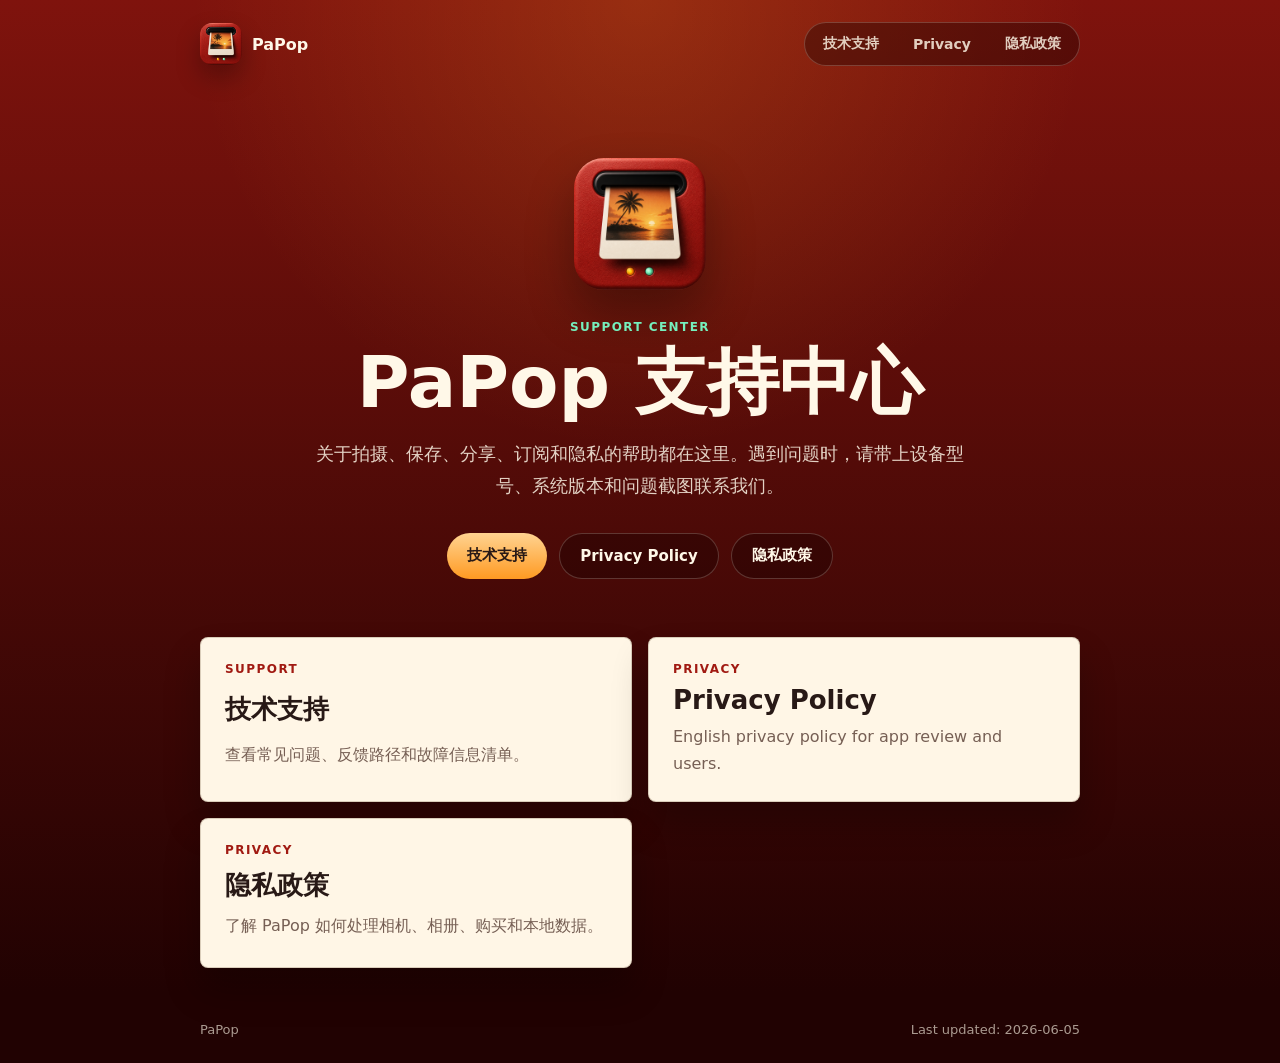
<file: index.html>
<!doctype html>
<html lang="zh-Hans">
<head>
  <meta charset="utf-8">
  <meta name="viewport" content="width=device-width, initial-scale=1">
  <title>PaPop 支持中心</title>
  <meta name="description" content="PaPop 技术支持、隐私政策和联系信息。">
  <link rel="icon" href="assets/papop-icon.png">
  <link rel="apple-touch-icon" href="assets/papop-icon.png">
  <link rel="stylesheet" href="styles.css">
</head>
<body>
  <header class="site-header">
    <a class="brand" href="index.html" aria-label="PaPop 支持中心首页">
      <img src="assets/papop-icon.png" alt="" class="brand-icon">
      <span>PaPop</span>
    </a>
    <nav class="nav" aria-label="主要导航">
      <a href="support.html">技术支持</a>
      <a href="privacy.html">Privacy</a>
      <a href="privacy-zh.html">隐私政策</a>
    </nav>
  </header>

  <main class="home">
    <section class="hero simple-hero">
      <img class="hero-icon" src="assets/papop-icon.png" alt="PaPop App 图标">
      <p class="eyebrow">Support Center</p>
      <h1>PaPop 支持中心</h1>
      <p class="lead">关于拍摄、保存、分享、订阅和隐私的帮助都在这里。遇到问题时，请带上设备型号、系统版本和问题截图联系我们。</p>
      <div class="actions">
        <a class="button primary" href="support.html">技术支持</a>
        <a class="button secondary" href="privacy.html">Privacy Policy</a>
        <a class="button secondary" href="privacy-zh.html">隐私政策</a>
      </div>
    </section>

    <section class="quick-links" aria-label="常用入口">
      <a class="link-card" href="support.html">
        <span class="card-kicker">Support</span>
        <strong>技术支持</strong>
        <span>查看常见问题、反馈路径和故障信息清单。</span>
      </a>
      <a class="link-card" href="privacy.html">
        <span class="card-kicker">Privacy</span>
        <strong>Privacy Policy</strong>
        <span>English privacy policy for app review and users.</span>
      </a>
      <a class="link-card" href="privacy-zh.html">
        <span class="card-kicker">Privacy</span>
        <strong>隐私政策</strong>
        <span>了解 PaPop 如何处理相机、相册、购买和本地数据。</span>
      </a>
    </section>
  </main>

  <footer class="footer">
    <span>PaPop</span>
    <span>Last updated: 2026-06-05</span>
  </footer>
</body>
</html>
</file>
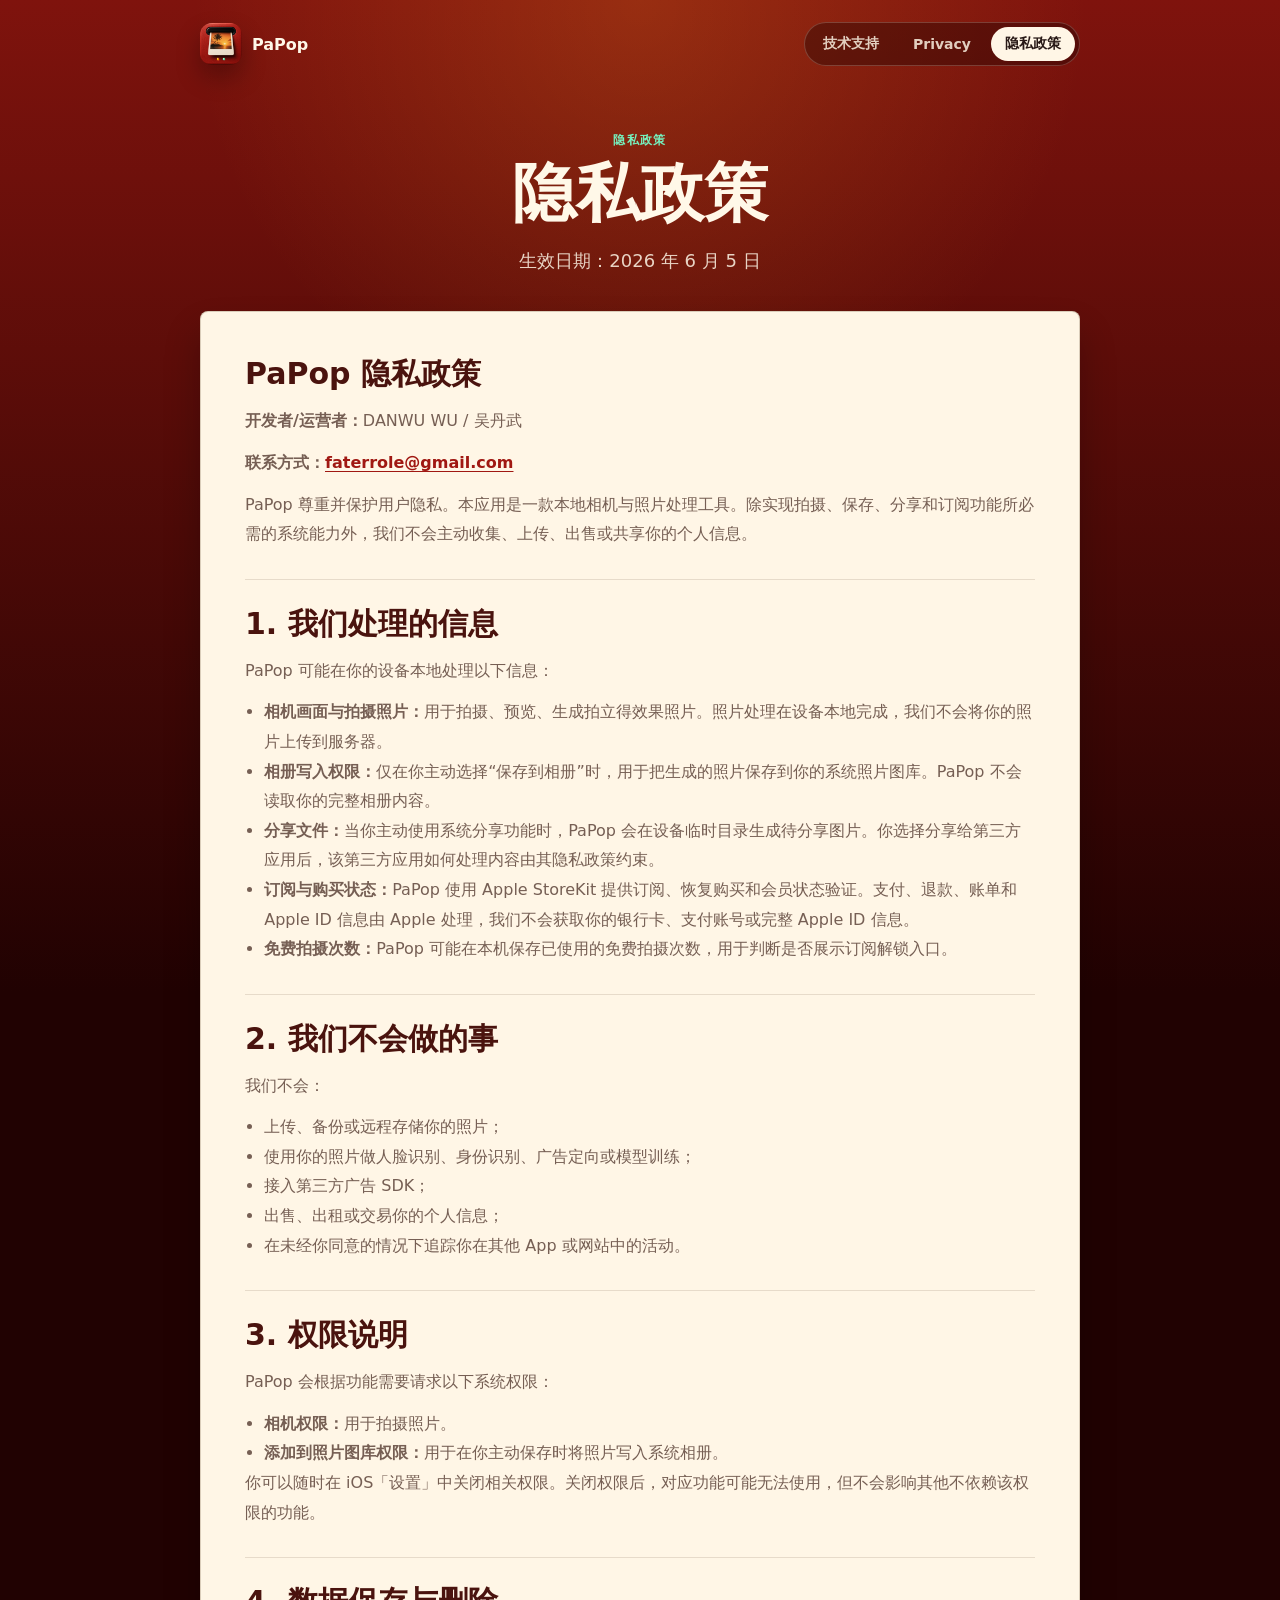
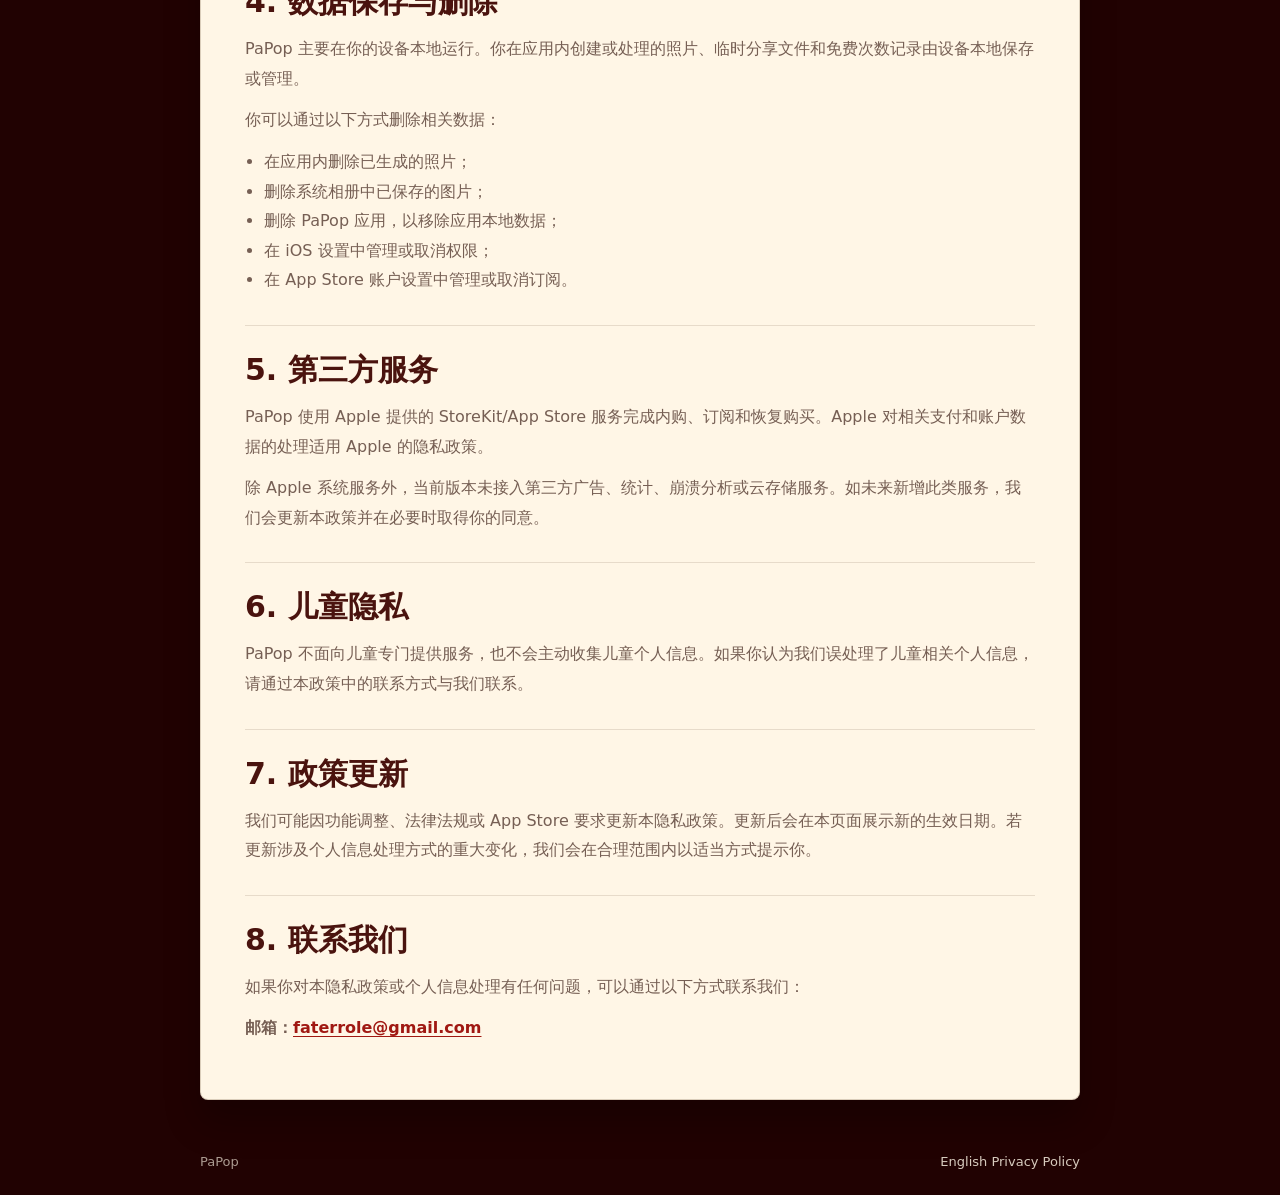
<file: privacy-zh.html>
<!doctype html>
<html lang="zh-Hans">
<head>
  <meta charset="utf-8">
  <meta name="viewport" content="width=device-width, initial-scale=1">
  <title>PaPop 隐私政策</title>
  <meta name="description" content="PaPop App 隐私政策。">
  <link rel="icon" href="assets/papop-icon.png">
  <link rel="apple-touch-icon" href="assets/papop-icon.png">
  <link rel="stylesheet" href="styles.css">
</head>
<body>
  <header class="site-header">
    <a class="brand" href="index.html" aria-label="PaPop 支持中心首页">
      <img src="assets/papop-icon.png" alt="" class="brand-icon">
      <span>PaPop</span>
    </a>
    <nav class="nav" aria-label="主要导航">
      <a href="support.html">技术支持</a>
      <a href="privacy.html">Privacy</a>
      <a aria-current="page" href="privacy-zh.html">隐私政策</a>
    </nav>
  </header>

  <main class="document-layout">
    <section class="document-hero">
      <p class="eyebrow">隐私政策</p>
      <h1>隐私政策</h1>
      <p class="lead">生效日期：2026 年 6 月 5 日</p>
    </section>

    <article class="paper-document">
      <section>
        <h2>PaPop 隐私政策</h2>
        <p><strong>开发者/运营者：</strong>DANWU WU / 吴丹武</p>
        <p><strong>联系方式：</strong><a href="mailto:faterrole@gmail.com">faterrole@gmail.com</a></p>
        <p>PaPop 尊重并保护用户隐私。本应用是一款本地相机与照片处理工具。除实现拍摄、保存、分享和订阅功能所必需的系统能力外，我们不会主动收集、上传、出售或共享你的个人信息。</p>
      </section>

      <section>
        <h2>1. 我们处理的信息</h2>
        <p>PaPop 可能在你的设备本地处理以下信息：</p>
        <ul>
          <li><strong>相机画面与拍摄照片：</strong>用于拍摄、预览、生成拍立得效果照片。照片处理在设备本地完成，我们不会将你的照片上传到服务器。</li>
          <li><strong>相册写入权限：</strong>仅在你主动选择“保存到相册”时，用于把生成的照片保存到你的系统照片图库。PaPop 不会读取你的完整相册内容。</li>
          <li><strong>分享文件：</strong>当你主动使用系统分享功能时，PaPop 会在设备临时目录生成待分享图片。你选择分享给第三方应用后，该第三方应用如何处理内容由其隐私政策约束。</li>
          <li><strong>订阅与购买状态：</strong>PaPop 使用 Apple StoreKit 提供订阅、恢复购买和会员状态验证。支付、退款、账单和 Apple ID 信息由 Apple 处理，我们不会获取你的银行卡、支付账号或完整 Apple ID 信息。</li>
          <li><strong>免费拍摄次数：</strong>PaPop 可能在本机保存已使用的免费拍摄次数，用于判断是否展示订阅解锁入口。</li>
        </ul>
      </section>

      <section>
        <h2>2. 我们不会做的事</h2>
        <p>我们不会：</p>
        <ul>
          <li>上传、备份或远程存储你的照片；</li>
          <li>使用你的照片做人脸识别、身份识别、广告定向或模型训练；</li>
          <li>接入第三方广告 SDK；</li>
          <li>出售、出租或交易你的个人信息；</li>
          <li>在未经你同意的情况下追踪你在其他 App 或网站中的活动。</li>
        </ul>
      </section>

      <section>
        <h2>3. 权限说明</h2>
        <p>PaPop 会根据功能需要请求以下系统权限：</p>
        <ul>
          <li><strong>相机权限：</strong>用于拍摄照片。</li>
          <li><strong>添加到照片图库权限：</strong>用于在你主动保存时将照片写入系统相册。</li>
        </ul>
        <p>你可以随时在 iOS「设置」中关闭相关权限。关闭权限后，对应功能可能无法使用，但不会影响其他不依赖该权限的功能。</p>
      </section>

      <section>
        <h2>4. 数据保存与删除</h2>
        <p>PaPop 主要在你的设备本地运行。你在应用内创建或处理的照片、临时分享文件和免费次数记录由设备本地保存或管理。</p>
        <p>你可以通过以下方式删除相关数据：</p>
        <ul>
          <li>在应用内删除已生成的照片；</li>
          <li>删除系统相册中已保存的图片；</li>
          <li>删除 PaPop 应用，以移除应用本地数据；</li>
          <li>在 iOS 设置中管理或取消权限；</li>
          <li>在 App Store 账户设置中管理或取消订阅。</li>
        </ul>
      </section>

      <section>
        <h2>5. 第三方服务</h2>
        <p>PaPop 使用 Apple 提供的 StoreKit/App Store 服务完成内购、订阅和恢复购买。Apple 对相关支付和账户数据的处理适用 Apple 的隐私政策。</p>
        <p>除 Apple 系统服务外，当前版本未接入第三方广告、统计、崩溃分析或云存储服务。如未来新增此类服务，我们会更新本政策并在必要时取得你的同意。</p>
      </section>

      <section>
        <h2>6. 儿童隐私</h2>
        <p>PaPop 不面向儿童专门提供服务，也不会主动收集儿童个人信息。如果你认为我们误处理了儿童相关个人信息，请通过本政策中的联系方式与我们联系。</p>
      </section>

      <section>
        <h2>7. 政策更新</h2>
        <p>我们可能因功能调整、法律法规或 App Store 要求更新本隐私政策。更新后会在本页面展示新的生效日期。若更新涉及个人信息处理方式的重大变化，我们会在合理范围内以适当方式提示你。</p>
      </section>

      <section>
        <h2>8. 联系我们</h2>
        <p>如果你对本隐私政策或个人信息处理有任何问题，可以通过以下方式联系我们：</p>
        <p><strong>邮箱：</strong><a href="mailto:faterrole@gmail.com">faterrole@gmail.com</a></p>
      </section>
    </article>
  </main>

  <footer class="footer">
    <span>PaPop</span>
    <span><a href="privacy.html">English Privacy Policy</a></span>
  </footer>
</body>
</html>
</file>
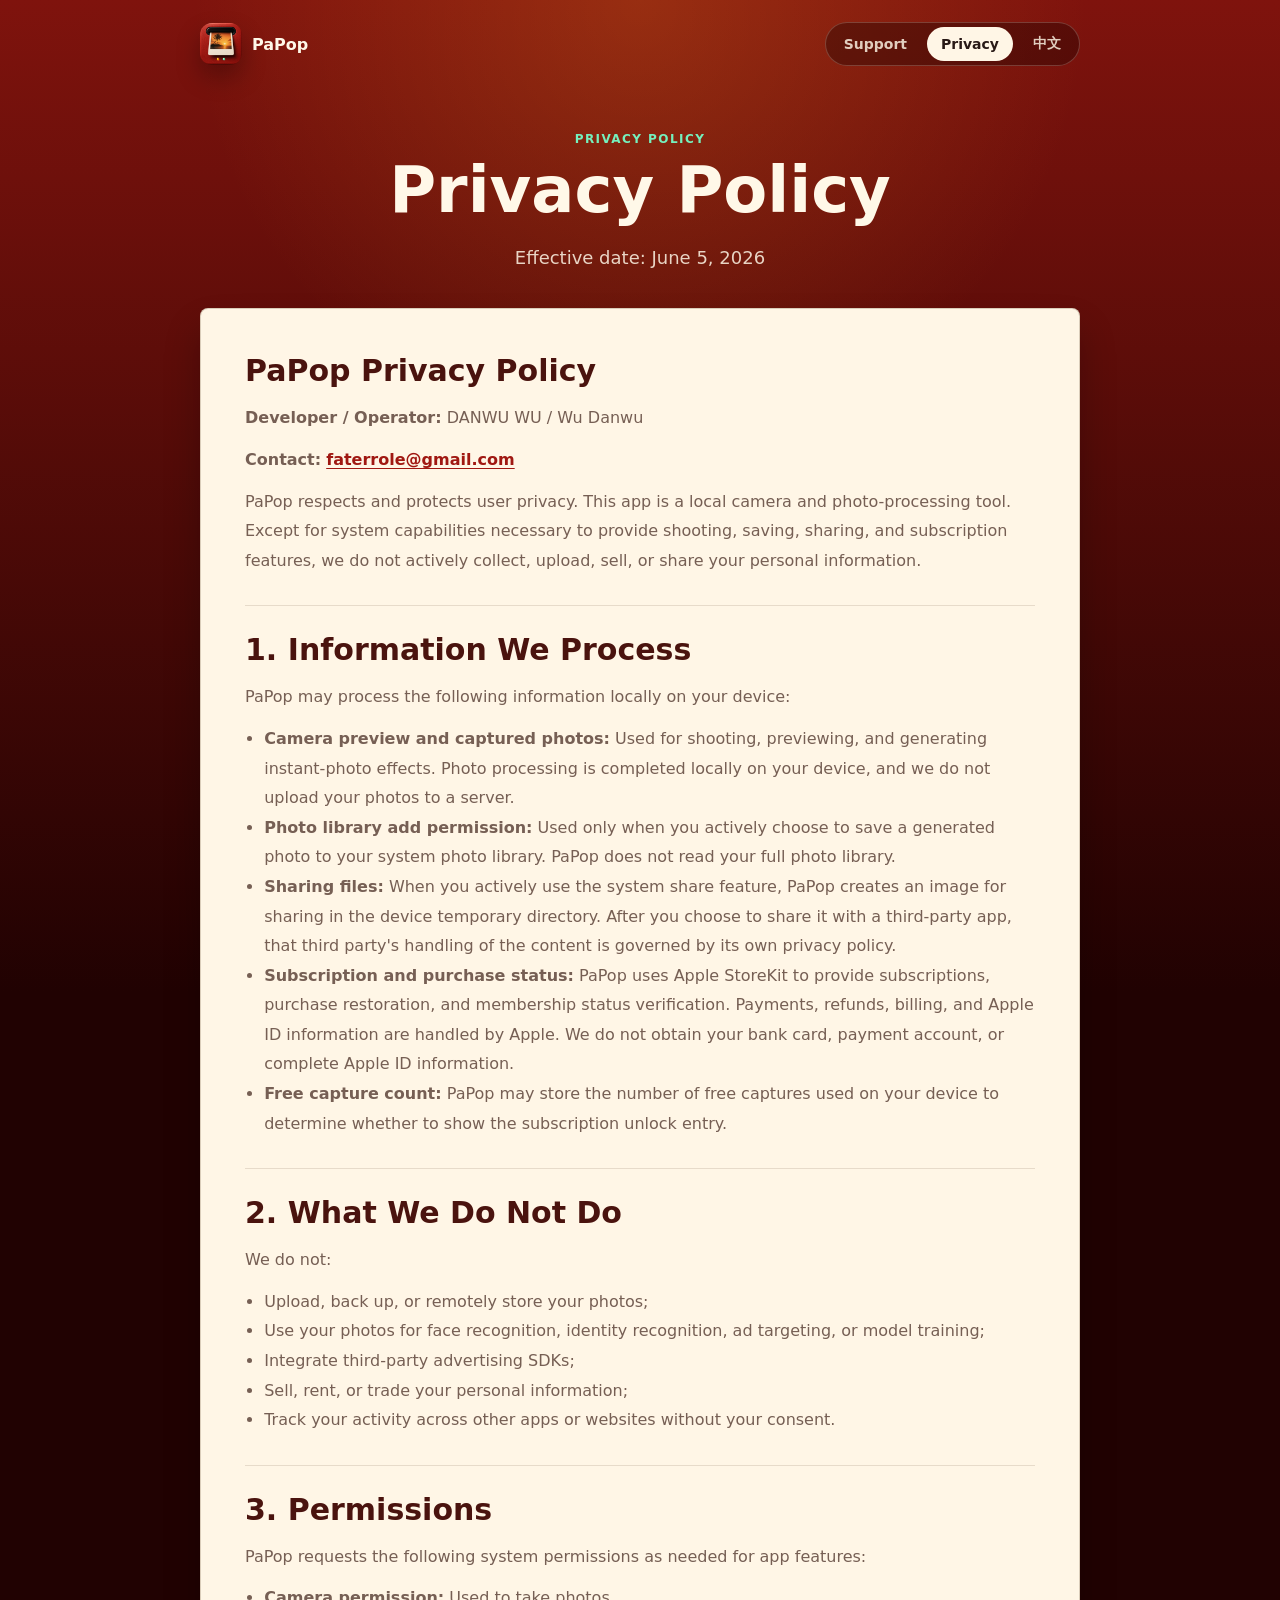
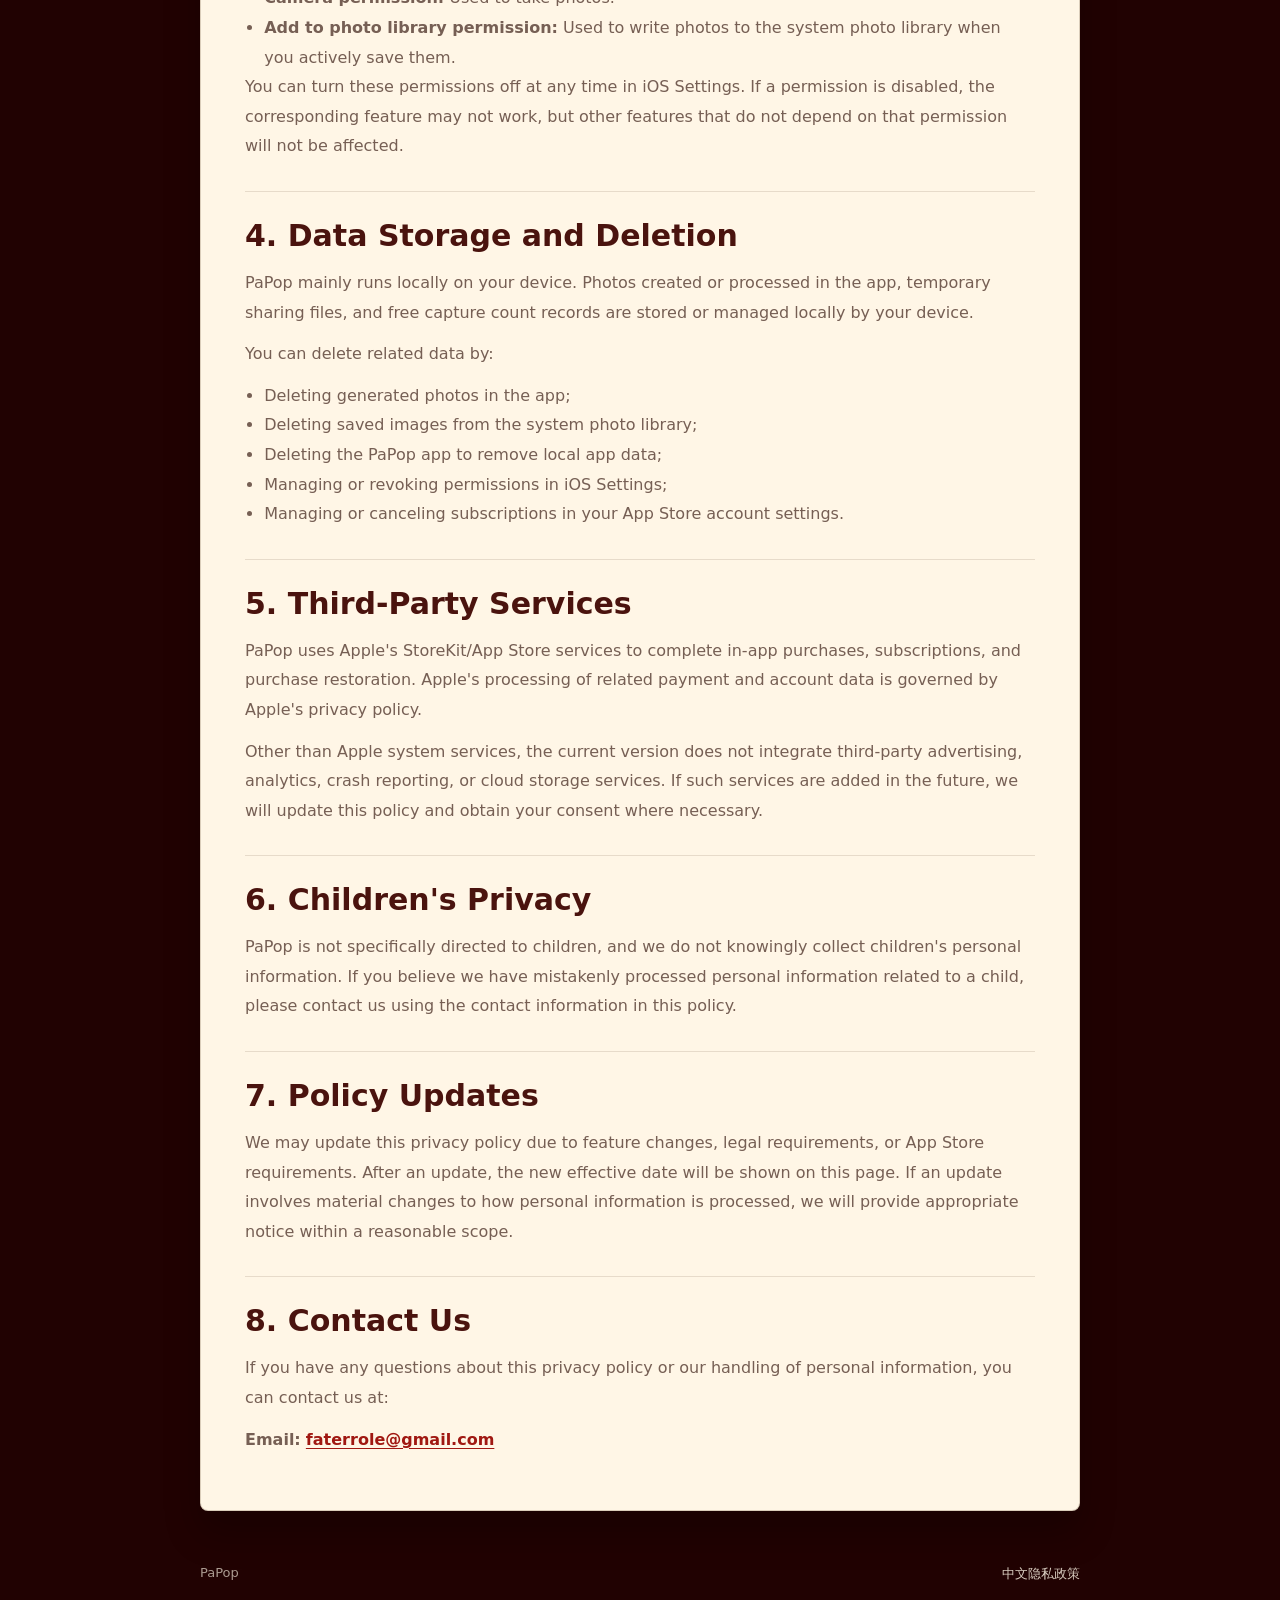
<file: privacy.html>
<!doctype html>
<html lang="en">
<head>
  <meta charset="utf-8">
  <meta name="viewport" content="width=device-width, initial-scale=1">
  <title>PaPop Privacy Policy</title>
  <meta name="description" content="PaPop App Privacy Policy.">
  <link rel="icon" href="assets/papop-icon.png">
  <link rel="apple-touch-icon" href="assets/papop-icon.png">
  <link rel="stylesheet" href="styles.css">
</head>
<body>
  <header class="site-header">
    <a class="brand" href="index.html" aria-label="PaPop support center home">
      <img src="assets/papop-icon.png" alt="" class="brand-icon">
      <span>PaPop</span>
    </a>
    <nav class="nav" aria-label="Primary navigation">
      <a href="support.html">Support</a>
      <a aria-current="page" href="privacy.html">Privacy</a>
      <a href="privacy-zh.html">中文</a>
    </nav>
  </header>

  <main class="document-layout">
    <section class="document-hero">
      <p class="eyebrow">Privacy Policy</p>
      <h1>Privacy Policy</h1>
      <p class="lead">Effective date: June 5, 2026</p>
    </section>

    <article class="paper-document">
      <section>
        <h2>PaPop Privacy Policy</h2>
        <p><strong>Developer / Operator:</strong> DANWU WU / Wu Danwu</p>
        <p><strong>Contact:</strong> <a href="mailto:faterrole@gmail.com">faterrole@gmail.com</a></p>
        <p>PaPop respects and protects user privacy. This app is a local camera and photo-processing tool. Except for system capabilities necessary to provide shooting, saving, sharing, and subscription features, we do not actively collect, upload, sell, or share your personal information.</p>
      </section>

      <section>
        <h2>1. Information We Process</h2>
        <p>PaPop may process the following information locally on your device:</p>
        <ul>
          <li><strong>Camera preview and captured photos:</strong> Used for shooting, previewing, and generating instant-photo effects. Photo processing is completed locally on your device, and we do not upload your photos to a server.</li>
          <li><strong>Photo library add permission:</strong> Used only when you actively choose to save a generated photo to your system photo library. PaPop does not read your full photo library.</li>
          <li><strong>Sharing files:</strong> When you actively use the system share feature, PaPop creates an image for sharing in the device temporary directory. After you choose to share it with a third-party app, that third party's handling of the content is governed by its own privacy policy.</li>
          <li><strong>Subscription and purchase status:</strong> PaPop uses Apple StoreKit to provide subscriptions, purchase restoration, and membership status verification. Payments, refunds, billing, and Apple ID information are handled by Apple. We do not obtain your bank card, payment account, or complete Apple ID information.</li>
          <li><strong>Free capture count:</strong> PaPop may store the number of free captures used on your device to determine whether to show the subscription unlock entry.</li>
        </ul>
      </section>

      <section>
        <h2>2. What We Do Not Do</h2>
        <p>We do not:</p>
        <ul>
          <li>Upload, back up, or remotely store your photos;</li>
          <li>Use your photos for face recognition, identity recognition, ad targeting, or model training;</li>
          <li>Integrate third-party advertising SDKs;</li>
          <li>Sell, rent, or trade your personal information;</li>
          <li>Track your activity across other apps or websites without your consent.</li>
        </ul>
      </section>

      <section>
        <h2>3. Permissions</h2>
        <p>PaPop requests the following system permissions as needed for app features:</p>
        <ul>
          <li><strong>Camera permission:</strong> Used to take photos.</li>
          <li><strong>Add to photo library permission:</strong> Used to write photos to the system photo library when you actively save them.</li>
        </ul>
        <p>You can turn these permissions off at any time in iOS Settings. If a permission is disabled, the corresponding feature may not work, but other features that do not depend on that permission will not be affected.</p>
      </section>

      <section>
        <h2>4. Data Storage and Deletion</h2>
        <p>PaPop mainly runs locally on your device. Photos created or processed in the app, temporary sharing files, and free capture count records are stored or managed locally by your device.</p>
        <p>You can delete related data by:</p>
        <ul>
          <li>Deleting generated photos in the app;</li>
          <li>Deleting saved images from the system photo library;</li>
          <li>Deleting the PaPop app to remove local app data;</li>
          <li>Managing or revoking permissions in iOS Settings;</li>
          <li>Managing or canceling subscriptions in your App Store account settings.</li>
        </ul>
      </section>

      <section>
        <h2>5. Third-Party Services</h2>
        <p>PaPop uses Apple's StoreKit/App Store services to complete in-app purchases, subscriptions, and purchase restoration. Apple's processing of related payment and account data is governed by Apple's privacy policy.</p>
        <p>Other than Apple system services, the current version does not integrate third-party advertising, analytics, crash reporting, or cloud storage services. If such services are added in the future, we will update this policy and obtain your consent where necessary.</p>
      </section>

      <section>
        <h2>6. Children's Privacy</h2>
        <p>PaPop is not specifically directed to children, and we do not knowingly collect children's personal information. If you believe we have mistakenly processed personal information related to a child, please contact us using the contact information in this policy.</p>
      </section>

      <section>
        <h2>7. Policy Updates</h2>
        <p>We may update this privacy policy due to feature changes, legal requirements, or App Store requirements. After an update, the new effective date will be shown on this page. If an update involves material changes to how personal information is processed, we will provide appropriate notice within a reasonable scope.</p>
      </section>

      <section>
        <h2>8. Contact Us</h2>
        <p>If you have any questions about this privacy policy or our handling of personal information, you can contact us at:</p>
        <p><strong>Email:</strong> <a href="mailto:faterrole@gmail.com">faterrole@gmail.com</a></p>
      </section>
    </article>
  </main>

  <footer class="footer">
    <span>PaPop</span>
    <span><a href="privacy-zh.html">中文隐私政策</a></span>
  </footer>
</body>
</html>
</file>
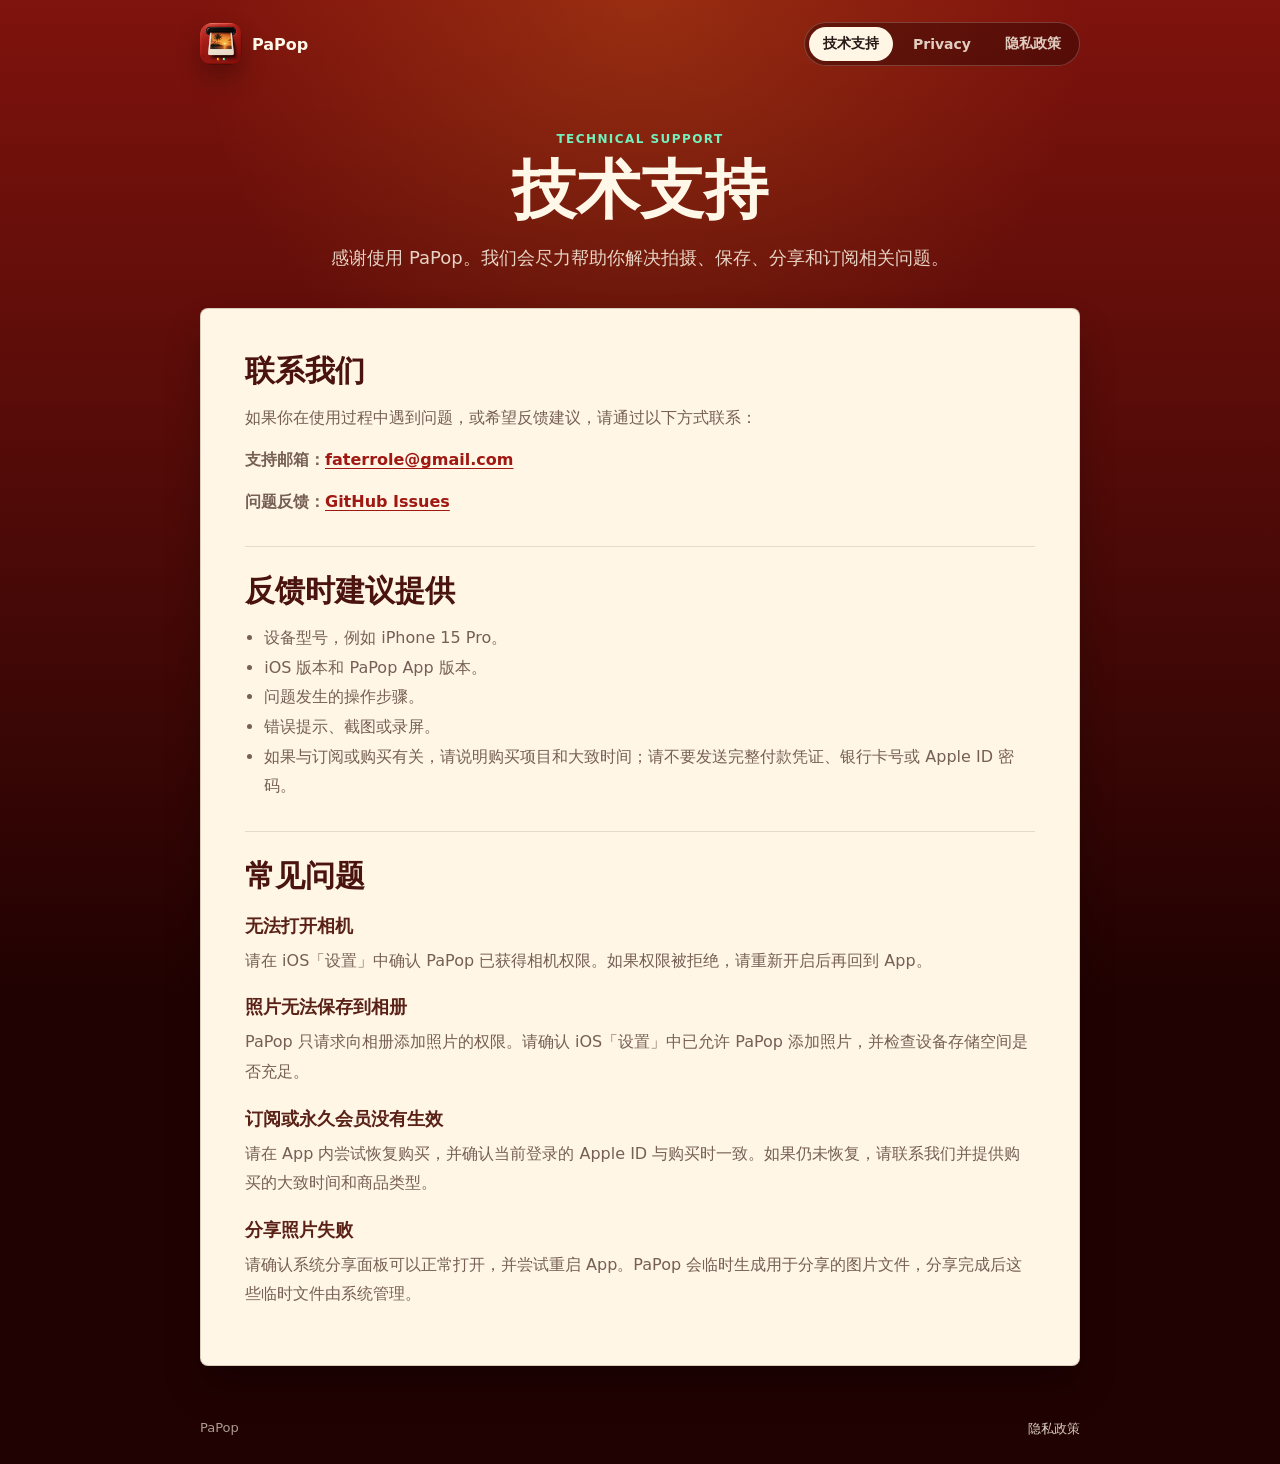
<file: support.html>
<!doctype html>
<html lang="zh-Hans">
<head>
  <meta charset="utf-8">
  <meta name="viewport" content="width=device-width, initial-scale=1">
  <title>PaPop 技术支持</title>
  <meta name="description" content="PaPop App 技术支持和问题反馈方式。">
  <link rel="icon" href="assets/papop-icon.png">
  <link rel="apple-touch-icon" href="assets/papop-icon.png">
  <link rel="stylesheet" href="styles.css">
</head>
<body>
  <header class="site-header">
    <a class="brand" href="index.html" aria-label="PaPop 支持中心首页">
      <img src="assets/papop-icon.png" alt="" class="brand-icon">
      <span>PaPop</span>
    </a>
    <nav class="nav" aria-label="主要导航">
      <a aria-current="page" href="support.html">技术支持</a>
      <a href="privacy.html">Privacy</a>
      <a href="privacy-zh.html">隐私政策</a>
    </nav>
  </header>

  <main class="document-layout">
    <section class="document-hero">
      <p class="eyebrow">Technical Support</p>
      <h1>技术支持</h1>
      <p class="lead">感谢使用 PaPop。我们会尽力帮助你解决拍摄、保存、分享和订阅相关问题。</p>
    </section>

    <article class="paper-document">
      <section>
        <h2>联系我们</h2>
        <p>如果你在使用过程中遇到问题，或希望反馈建议，请通过以下方式联系：</p>
        <p><strong>支持邮箱：</strong><a href="mailto:faterrole@gmail.com">faterrole@gmail.com</a></p>
        <p><strong>问题反馈：</strong><a href="https://github.com/erha19/papop-support/issues">GitHub Issues</a></p>
      </section>

      <section>
        <h2>反馈时建议提供</h2>
        <ul>
          <li>设备型号，例如 iPhone 15 Pro。</li>
          <li>iOS 版本和 PaPop App 版本。</li>
          <li>问题发生的操作步骤。</li>
          <li>错误提示、截图或录屏。</li>
          <li>如果与订阅或购买有关，请说明购买项目和大致时间；请不要发送完整付款凭证、银行卡号或 Apple ID 密码。</li>
        </ul>
      </section>

      <section>
        <h2>常见问题</h2>
        <h3>无法打开相机</h3>
        <p>请在 iOS「设置」中确认 PaPop 已获得相机权限。如果权限被拒绝，请重新开启后再回到 App。</p>

        <h3>照片无法保存到相册</h3>
        <p>PaPop 只请求向相册添加照片的权限。请确认 iOS「设置」中已允许 PaPop 添加照片，并检查设备存储空间是否充足。</p>

        <h3>订阅或永久会员没有生效</h3>
        <p>请在 App 内尝试恢复购买，并确认当前登录的 Apple ID 与购买时一致。如果仍未恢复，请联系我们并提供购买的大致时间和商品类型。</p>

        <h3>分享照片失败</h3>
        <p>请确认系统分享面板可以正常打开，并尝试重启 App。PaPop 会临时生成用于分享的图片文件，分享完成后这些临时文件由系统管理。</p>
      </section>
    </article>
  </main>

  <footer class="footer">
    <span>PaPop</span>
    <span><a href="privacy-zh.html">隐私政策</a></span>
  </footer>
</body>
</html>
</file>
<file: styles.css>
:root {
  color-scheme: dark;
  --red-950: #210202;
  --red-900: #350404;
  --red-700: #7f130d;
  --paper: #fff6e6;
  --ink: #281916;
  --muted: #765f54;
  --cream: #fff8e8;
  --amber: #ff9a22;
  --mint: #75f0bd;
  --line: rgba(255, 248, 232, 0.2);
  font-family: Inter, ui-sans-serif, system-ui, -apple-system, BlinkMacSystemFont, "Segoe UI", sans-serif;
}

* {
  box-sizing: border-box;
}

body {
  min-height: 100vh;
  margin: 0;
  color: var(--cream);
  background:
    radial-gradient(circle at 50% 0, rgba(255, 154, 34, 0.2), transparent 28rem),
    linear-gradient(180deg, var(--red-700), var(--red-950) 62rem);
}

a {
  color: inherit;
}

.site-header,
.footer,
main {
  width: min(880px, calc(100% - 32px));
  margin: 0 auto;
}

.site-header {
  display: flex;
  align-items: center;
  justify-content: space-between;
  gap: 16px;
  padding: 22px 0;
}

.brand {
  display: inline-flex;
  align-items: center;
  gap: 10px;
  color: var(--cream);
  font-weight: 800;
  text-decoration: none;
}

.brand-icon {
  width: 42px;
  height: 42px;
  border-radius: 12px;
  box-shadow: 0 12px 24px rgba(0, 0, 0, 0.28);
}

.nav {
  display: flex;
  gap: 6px;
  padding: 4px;
  border: 1px solid var(--line);
  border-radius: 999px;
  background: rgba(20, 1, 1, 0.35);
}

.nav a {
  display: inline-flex;
  min-height: 34px;
  align-items: center;
  padding: 0 14px;
  border-radius: 999px;
  color: rgba(255, 248, 232, 0.82);
  font-size: 14px;
  font-weight: 750;
  text-decoration: none;
}

.nav a[aria-current="page"] {
  color: var(--ink);
  background: var(--paper);
}

.home {
  padding: 70px 0 54px;
}

.hero {
  text-align: center;
}

.hero-icon {
  width: 132px;
  height: 132px;
  border-radius: 30px;
  box-shadow: 0 24px 48px rgba(0, 0, 0, 0.32);
}

.eyebrow {
  margin: 26px 0 12px;
  color: var(--mint);
  font-size: 12px;
  font-weight: 900;
  letter-spacing: 0.12em;
  text-transform: uppercase;
}

h1,
h2,
h3,
p {
  overflow-wrap: anywhere;
}

h1 {
  margin: 0;
  font-size: clamp(42px, 8vw, 72px);
  line-height: 1;
}

.lead {
  max-width: 660px;
  margin: 20px auto 0;
  color: rgba(255, 248, 232, 0.84);
  font-size: 18px;
  line-height: 1.8;
}

.actions {
  display: flex;
  flex-wrap: wrap;
  justify-content: center;
  gap: 12px;
  margin-top: 30px;
}

.button {
  display: inline-flex;
  min-height: 46px;
  align-items: center;
  justify-content: center;
  padding: 0 20px;
  border-radius: 999px;
  font-size: 15px;
  font-weight: 850;
  text-decoration: none;
}

.button.primary {
  color: var(--ink);
  background: linear-gradient(180deg, #ffd391, var(--amber));
}

.button.secondary {
  border: 1px solid var(--line);
  background: rgba(20, 1, 1, 0.35);
}

.quick-links {
  display: grid;
  grid-template-columns: repeat(2, minmax(0, 1fr));
  gap: 16px;
  margin-top: 58px;
}

.link-card,
.paper-document {
  border: 1px solid rgba(103, 77, 46, 0.24);
  border-radius: 8px;
  color: var(--ink);
  background: var(--paper);
  box-shadow: 0 22px 36px rgba(0, 0, 0, 0.24);
}

.link-card {
  display: grid;
  gap: 10px;
  min-height: 150px;
  padding: 24px;
  text-align: left;
  text-decoration: none;
}

.card-kicker {
  color: #a11a12;
  font-size: 12px;
  font-weight: 900;
  letter-spacing: 0.12em;
  text-transform: uppercase;
}

.link-card strong {
  font-size: 26px;
  line-height: 1.1;
}

.link-card span:last-child {
  color: var(--muted);
  line-height: 1.65;
}

.document-layout {
  padding: 44px 0 54px;
}

.document-hero {
  text-align: center;
}

.document-hero .eyebrow {
  margin-top: 0;
}

.document-hero h1 {
  font-size: clamp(40px, 8vw, 64px);
}

.paper-document {
  margin-top: 34px;
  padding: clamp(24px, 5vw, 44px);
}

.paper-document section + section {
  margin-top: 30px;
  padding-top: 26px;
  border-top: 1px solid rgba(72, 42, 18, 0.13);
}

.paper-document h2 {
  margin: 0 0 14px;
  color: #4a130e;
  font-size: clamp(24px, 3vw, 30px);
  line-height: 1.2;
}

.paper-document h3 {
  margin: 20px 0 8px;
  color: #5a2117;
  font-size: 18px;
}

.paper-document p,
.paper-document li {
  color: var(--muted);
  font-size: 16px;
  line-height: 1.85;
}

.paper-document p {
  margin: 0 0 12px;
}

.paper-document ul {
  margin: 0;
  padding-left: 1.2rem;
}

.paper-document a {
  color: #a01812;
  font-weight: 800;
  text-decoration-thickness: 0.08em;
  text-underline-offset: 0.18em;
}

.footer {
  display: flex;
  justify-content: space-between;
  gap: 18px;
  padding: 0 0 26px;
  color: rgba(255, 248, 232, 0.62);
  font-size: 13px;
}

.footer a {
  color: rgba(255, 248, 232, 0.82);
  text-decoration: none;
}

@media (max-width: 620px) {
  .site-header {
    align-items: flex-start;
    flex-direction: column;
  }

  .nav,
  .actions,
  .button {
    width: 100%;
  }

  .nav a,
  .button {
    flex: 1;
  }

  .home {
    padding-top: 42px;
  }

  .hero-icon {
    width: 112px;
    height: 112px;
    border-radius: 26px;
  }

  .quick-links {
    grid-template-columns: 1fr;
  }

  .footer {
    flex-direction: column;
  }
}
</file>
